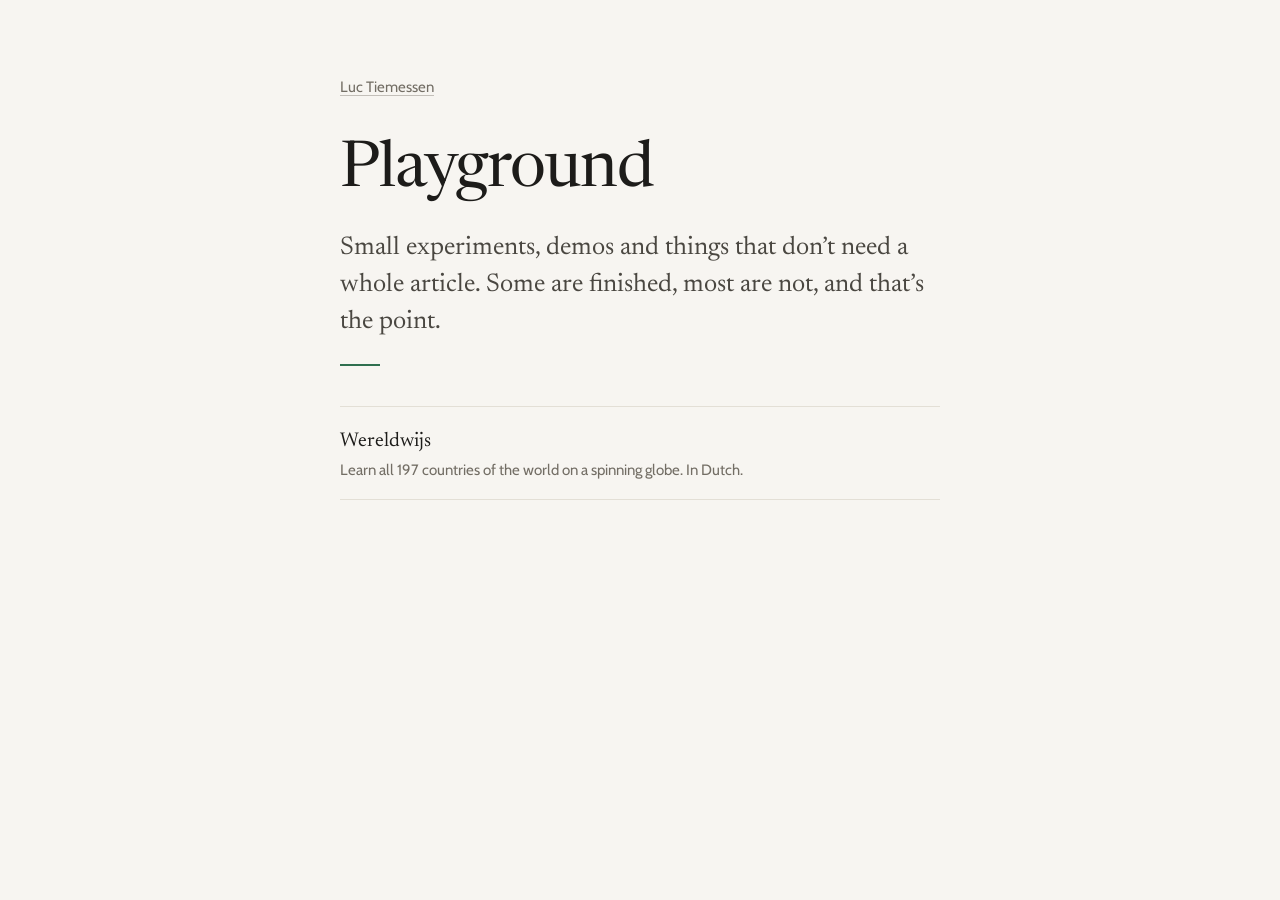
<file: index.html>
<!doctype html>
<html lang="en">
  <head>
    <meta charset="utf-8" />
    <meta name="viewport" content="width=device-width, initial-scale=1" />
    <title>Playground — Luc Tiemessen</title>
    <meta name="description" content="Small experiments, demos and things that don't need a whole article." />
    <link rel="icon" href="/favicon.svg" type="image/svg+xml" />
    <script src="assets/theme.js"></script>
    <link rel="stylesheet" href="assets/playground.css" />
  </head>
  <body>
    <main class="page">
      <p class="crumb"><a href="/">Luc Tiemessen</a></p>
      <h1>Playground</h1>
      <p class="lead">Small experiments, demos and things that don’t need a whole article. Some are finished, most are not, and that’s the point.</p>

      <!-- One line per experiment, newest on top:
           <li><a href="folder-name/">Title</a><span>One sentence about it.</span></li> -->
      <ol class="experiments">
        <li><a href="geo-quiz/">Wereldwijs</a><span>Learn all 197 countries of the world on a spinning globe. In Dutch.</span></li>
      </ol>
      <p class="empty">Nothing here yet.</p>
    </main>
  </body>
</html>
</file>
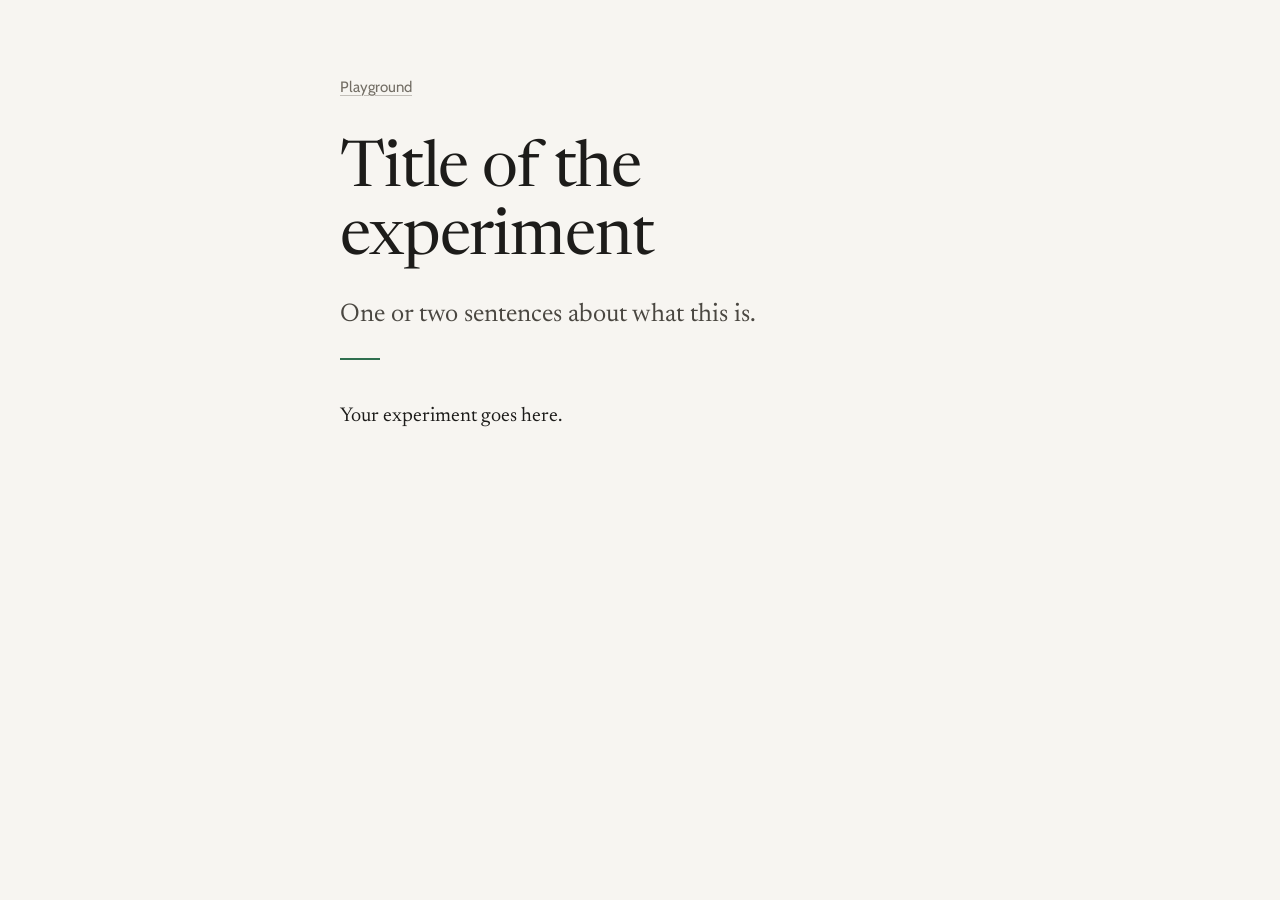
<file: _template/index.html>
<!doctype html>
<html lang="en">
  <head>
    <meta charset="utf-8" />
    <meta name="viewport" content="width=device-width, initial-scale=1" />
    <title>Title of the experiment — Playground</title>
    <link rel="icon" href="/favicon.svg" type="image/svg+xml" />
    <script src="../assets/theme.js"></script>
    <link rel="stylesheet" href="../assets/playground.css" />
  </head>
  <body>
    <main class="page">
      <p class="crumb"><a href="../">Playground</a></p>
      <h1>Title of the experiment</h1>
      <p class="lead">One or two sentences about what this is.</p>

      <p>Your experiment goes here.</p>
    </main>
  </body>
</html>
</file>
<file: assets/playground.css>
/* ==========================================================================
   Playground: dezelfde kleuren en letters als luctiemessen.github.io.
   Gebruik in een experiment: <link rel="stylesheet" href="../assets/playground.css">
   en zet <script src="../assets/theme.js"></script> in de head, dan volgt de
   pagina ook de Light / Dark-keuze uit het menu van de blog.
   ========================================================================== */

@font-face {
  font-family: 'Newsreader Variable';
  font-style: normal;
  font-display: swap;
  font-weight: 200 800;
  src: url(fonts/newsreader-latin-opsz-normal.woff2) format('woff2-variations');
}

@font-face {
  font-family: 'Newsreader Variable';
  font-style: italic;
  font-display: swap;
  font-weight: 200 800;
  src: url(fonts/newsreader-latin-opsz-italic.woff2) format('woff2-variations');
}

@font-face {
  font-family: 'Cabin Variable';
  font-style: normal;
  font-display: swap;
  font-weight: 400 700;
  src: url(fonts/cabin-latin-wght-normal.woff2) format('woff2-variations');
}

:root {
  color-scheme: light dark;
  --font-serif: 'Newsreader Variable', 'Iowan Old Style', 'Palatino Linotype', Palatino, Georgia, serif;
  --font-sans: 'Cabin Variable', 'Gill Sans', 'Gill Sans MT', Calibri, 'Segoe UI', system-ui, sans-serif;
  --font-mono: ui-monospace, 'SF Mono', 'Cascadia Mono', Menlo, Consolas, monospace;

  --paper: #f7f5f1;
  --paper-raised: #fdfcfa;
  --ink: #1d1c1a;
  --ink-2: #4a4741;
  --ink-3: #736e65;
  --rule: #e3dfd6;
  --rule-strong: #cbc5b9;
  --accent: #2f6f4f;
  --accent-tint: #e1ebe3;
  --code-bg: #eeebe4;
}

@media (prefers-color-scheme: dark) {
  :root:not([data-theme='light']) {
    --paper: #1c1d1b;
    --paper-raised: #232421;
    --ink: #e9e6e0;
    --ink-2: #bfbab1;
    --ink-3: #969186;
    --rule: #33342f;
    --rule-strong: #4a4b45;
    --accent: #8bc6a1;
    --accent-tint: #26352b;
    --code-bg: #272824;
  }
}

:root[data-theme='dark'] {
  color-scheme: dark;
  --paper: #1c1d1b;
  --paper-raised: #232421;
  --ink: #e9e6e0;
  --ink-2: #bfbab1;
  --ink-3: #969186;
  --rule: #33342f;
  --rule-strong: #4a4b45;
  --accent: #8bc6a1;
  --accent-tint: #26352b;
  --code-bg: #272824;
}

:root[data-theme='light'] {
  color-scheme: light;
}

*,
*::before,
*::after {
  box-sizing: border-box;
}

body {
  margin: 0;
  background: var(--paper);
  color: var(--ink);
  font: 400 clamp(1.125rem, 1rem + 0.4vw, 1.25rem) / 1.6 var(--font-serif);
  font-optical-sizing: auto;
  -webkit-font-smoothing: antialiased;
  -moz-osx-font-smoothing: grayscale;
}

a {
  color: var(--accent);
  text-decoration-thickness: 1px;
  text-decoration-color: color-mix(in srgb, currentColor 40%, transparent);
  text-underline-offset: 0.18em;
  transition: text-decoration-color 0.15s ease;
}

a:hover {
  text-decoration-color: currentColor;
}

:focus-visible {
  outline: 2px solid var(--accent);
  outline-offset: 3px;
  border-radius: 2px;
}

::selection {
  background: var(--accent-tint);
  color: var(--ink);
}

code {
  padding: 0.1em 0.35em;
  border-radius: 4px;
  background: var(--code-bg);
  font: 0.85em/1 var(--font-mono);
}

/* Een pagina: een tekstkolom van ± 70 tekens. */
.page {
  max-width: 40rem;
  margin: 0 auto;
  padding: clamp(2.5rem, 6vw, 5rem) 1.25rem 4rem;
}

/* Terug naar de blog of de playground, klein en grijs bovenaan. */
.crumb {
  margin: 0 0 2.5rem;
  font: 400 0.9375rem/1.4 var(--font-sans);
  color: var(--ink-3);
}

.crumb a {
  color: inherit;
}

.crumb a:hover {
  color: var(--accent);
}

h1 {
  margin: 0 0 1.5rem;
  font-size: clamp(2.375rem, 1.4rem + 3.6vw, 4rem);
  font-weight: 400;
  line-height: 1.06;
  letter-spacing: -0.018em;
  text-wrap: balance;
}

h2 {
  margin: 2.5em 0 0.6em;
  font-size: 1.5rem;
  font-weight: 500;
  line-height: 1.25;
}

p {
  margin: 0 0 1.05em;
  text-wrap: pretty;
}

/* Intro-alinea: groter, met een groen streepje eronder. */
.lead {
  margin-bottom: 2.5rem;
  font-size: 1.28em;
  line-height: 1.45;
  color: var(--ink-2);
}

.lead::after {
  content: '';
  display: block;
  width: 2.5rem;
  height: 2px;
  margin-top: 0.9em;
  background: var(--accent);
}

/* De lijst met experimenten op de voorpagina. */
.experiments {
  margin: 0;
  padding: 0;
  list-style: none;
  border-top: 1px solid var(--rule);
}

.experiments li {
  padding: 1.1rem 0;
  border-bottom: 1px solid var(--rule);
}

.experiments a {
  font-size: 1.25rem;
  color: var(--ink);
  text-decoration: none;
}

.experiments a:hover {
  color: var(--accent);
}

.experiments span {
  display: block;
  margin-top: 0.2rem;
  font: 400 0.9375rem/1.45 var(--font-sans);
  color: var(--ink-3);
}

/* Zolang de lijst leeg is, staat er een kort zinnetje. */
.empty {
  display: none;
  font: 400 0.9375rem/1.45 var(--font-sans);
  color: var(--ink-3);
}

.experiments:not(:has(li)) {
  border-top: 0;
}

.experiments:not(:has(li)) + .empty {
  display: block;
}
</file>
